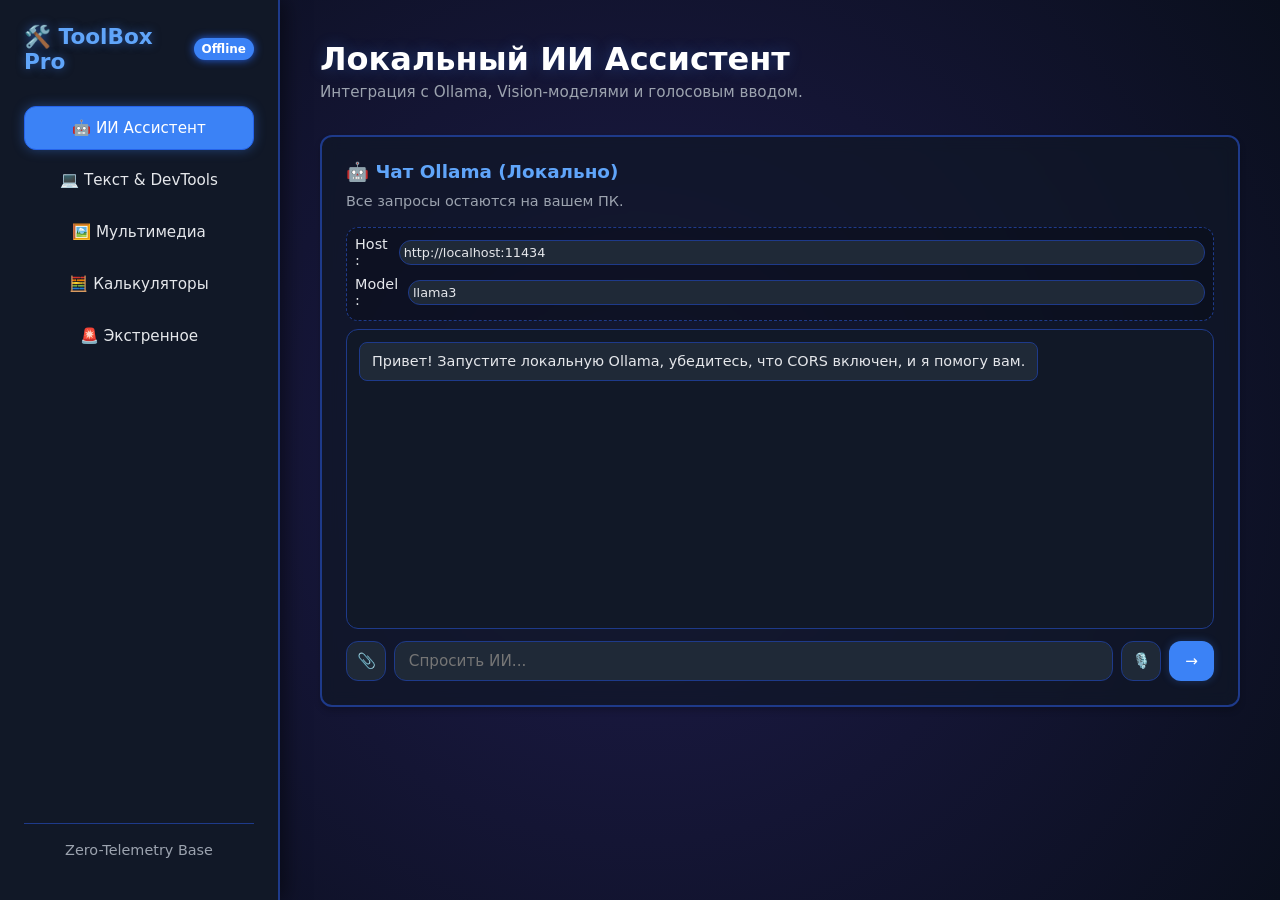
<file: index.html>
<!DOCTYPE html>
<html lang="ru">
<head>
  <meta charset="UTF-8">
  <meta name="viewport" content="width=device-width, initial-scale=1.0">
  <title>offlineToolBox Pro</title>
  <style>
    /* ==========================================================================
       1. СТИЛИ И ТЕМЫ (Фирменный синий ретро-футуристичный дизайн с защитой #root)
       ========================================================================== */
    :root {
      --bg-color: #0a0f1d;
      --sidebar-bg: #111827;
      --card-bg: rgba(17, 24, 39, 0.7);
      --text-color: #e5e7eb;
      --text-muted: #9ca3af;
      --accent-color: #3b82f6;
      --accent-glow: #2563eb;
      --border-color: #1e3a8a;
      --danger-color: #ef4444;
      --radius: 12px;
      --transition: all 0.2s ease-in-out;
      --font-main: system-ui, -apple-system, BlinkMacSystemFont, 'Segoe UI', Roboto, sans-serif;
    }

    *, *::before, *::after { box-sizing: border-box; margin: 0; padding: 0; }

    body {
      font-family: var(--font-main);
      background-color: var(--bg-color);
      background-image: radial-gradient(circle at 50% 50%, #1e1b4b 0%, #0a0f1d 100%);
      color: var(--text-color);
      display: flex;
      min-height: 100vh;
      -webkit-font-smoothing: antialiased;
    }

    /* Защита корневого контейнера React / SPA структуры */
    #root {
      display: flex;
      width: 100%;
      min-height: 100vh;
      background: transparent !important;
      border: none !important;
      box-shadow: none !important;
      padding: 0 !important;
      margin: 0 !important;
    }

    /* Сайдбар навигации */
    .sidebar {
      width: 280px;
      background-color: var(--sidebar-bg);
      border-right: 2px solid var(--border-color);
      display: flex;
      flex-direction: column;
      padding: 1.5rem;
      position: fixed;
      height: 100vh;
      z-index: 10;
      box-shadow: 4px 0 20px rgba(0, 0, 0, 0.5);
    }
    .sidebar-header { display: flex; align-items: center; gap: 0.5rem; margin-bottom: 2rem; }
    .sidebar-header h2 { font-size: 1.35rem; color: #60a5fa; text-shadow: 0 0 10px rgba(59, 130, 246, 0.5); }
    .badge { background: var(--accent-color); color: white; padding: 0.25rem 0.5rem; border-radius: 20px; font-size: 0.75rem; font-weight: bold; box-shadow: 0 0 8px var(--accent-glow); }
    .menu { display: flex; flex-direction: column; gap: 0.5rem; flex: 1; }
    .menu-btn {
      background: none; border: 1px solid transparent; text-align: left; padding: 0.75rem 1rem;
      font-size: 0.95rem; color: var(--text-color); cursor: pointer; border-radius: var(--radius);
      transition: var(--transition); font-weight: 500; display: flex; align-items: center; gap: 0.5rem;
    }
    .menu-btn:hover { background-color: rgba(59, 130, 246, 0.1); border-color: rgba(59, 130, 246, 0.3); color: #60a5fa; }
    .menu-btn.active { background-color: var(--accent-color); color: white; border-color: var(--accent-glow); box-shadow: 0 0 12px rgba(59, 130, 246, 0.4); }
    .sidebar-footer { font-size: 0.8rem; color: var(--text-muted); text-align: center; border-top: 1px solid var(--border-color); padding-top: 1rem; }

    /* Основной контент */
    .content { margin-left: 280px; padding: 2.5rem; flex: 1; max-width: 1200px; width: calc(100% - 280px); }
    .tab-content { display: none; }
    .tab-content.active { display: block; animation: fadeIn 0.3s ease-in-out; }

    @keyframes fadeIn { from { opacity: 0; transform: translateY(5px); } to { opacity: 1; transform: translateY(0); } }

    h1 { font-size: 2rem; font-weight: 600; margin-bottom: 0.25rem; color: #fff; text-shadow: 0 0 15px rgba(59, 130, 246, 0.3); }
    .subtitle { color: var(--text-muted); margin-bottom: 2rem; font-size: 0.95rem; }
    h3 { font-size: 1.15rem; font-weight: 600; margin-bottom: 0.5rem; color: #60a5fa; display: flex; align-items: center; gap: 0.4rem; }
    p { font-size: 0.9rem; color: var(--text-muted); margin-bottom: 1rem; line-height: 1.4; word-break: break-word; }

    /* Сетка и карточки с ПОЛНОЙ адаптивностью под содержимое */
    .tools-grid { 
      display: grid; 
      grid-template-columns: repeat(auto-fit, minmax(340px, 1fr)); 
      gap: 1.5rem; 
      align-items: stretch; /* Растягивает карточки в одном ряду до одинаковой высоты для красоты */
    }
    
    .tool-card {
      background-color: var(--card-bg); 
      border: 2px solid var(--border-color);
      border-radius: var(--radius); 
      padding: 1.5rem; 
      box-shadow: 0 4px 6px rgba(0, 0, 0, 0.2);
      backdrop-filter: blur(8px);
      transition: var(--transition);
      
      /* Адаптивная Flexbox структура внутренностей */
      display: flex; 
      flex-direction: column; 
      justify-content: flex-start;
      height: auto; 
      min-height: max-content; 
      word-break: break-word;
      overflow-wrap: break-word;
    }
    .tool-card:hover { border-color: #3b82f6; box-shadow: 0 0 15px rgba(59, 130, 246, 0.2); }

    /* Элементы форм */
    .form-group { 
      display: flex; 
      flex-direction: column; 
      gap: 0.75rem; 
      margin-top: auto; /* Смещает группы форм и важные кнопки вниз, если верхний текст короткий */
      width: 100%;
    }
    .input-group { display: flex; gap: 0.5rem; width: 100%; }
    .input-group input { flex: 1; min-width: 0; } /* Продлевает адаптивность при сильном сжатии окон */

    .btn-group-sm { display: flex; flex-wrap: wrap; gap: 0.35rem; margin-top: 0.25rem; }

    input[type="text"], input[type="url"], input[type="number"], input[type="date"], input[type="datetime-local"], textarea, select {
      font-family: inherit; font-size: 0.95rem; padding: 0.6rem 0.85rem;
      border-radius: var(--radius); border: 1px solid var(--border-color);
      background-color: #1f2937; color: var(--text-color); outline: none; transition: var(--transition);
      width: 100%;
    }
    textarea { 
      resize: vertical; 
      min-height: 100px; 
      flex-grow: 1; /* Позволяет текстовым зонам забирать свободное пространство */
    }
    input:focus, textarea:focus, select:focus { border-color: var(--accent-color); box-shadow: 0 0 0 3px rgba(59, 130, 246, 0.3); background-color: #111827; }

    label { font-size: 0.9rem; display: flex; align-items: center; gap: 0.5rem; cursor: pointer; margin-bottom: 0.25rem; color: var(--text-color); }
    button {
      font-family: inherit; font-size: 0.95rem; padding: 0.6rem 1rem;
      border-radius: var(--radius); border: none; background-color: #374151; color: var(--text-color);
      font-weight: 500; cursor: pointer; transition: var(--transition);
      white-space: nowrap; display: inline-flex; align-items: center; justify-content: center; gap: 0.25rem;
    }
    button:hover { background-color: #4b5563; opacity: 0.95; transform: translateY(-1px); }
    button:active { transform: translateY(0); }

    .btn-accent { background-color: var(--accent-color); color: #fff; box-shadow: 0 0 8px rgba(59, 130, 246, 0.3); }
    .btn-accent:hover { background-color: #2563eb; box-shadow: 0 0 12px rgba(59, 130, 246, 0.5); }
    .btn-danger { background-color: var(--danger-color); color: #fff; }
    .btn-danger:hover { background-color: #dc2626; }
    .btn-icon { padding: 0.6rem; background-color: #1f2937; border: 1px solid var(--border-color); color: var(--text-color); }
    .btn-sm { padding: 0.35rem 0.6rem; font-size: 0.8rem; background-color: #1f2937; border: 1px solid var(--border-color); color: var(--text-color); }
    .btn-sm:hover { border-color: var(--accent-color); }

    /* Специфичный вывод результатов */
    .calc-results {
      background-color: rgba(17, 24, 39, 0.9); border: 1px solid var(--border-color);
      border-radius: var(--radius); padding: 0.75rem; font-size: 0.85rem;
      display: flex; flex-direction: column; gap: 0.4rem; margin-top: 0.75rem;
      width: 100%; word-break: break-all;
    }
    .calc-results strong { color: #60a5fa; }

    /* Пароли */
    .password-list { list-style: none; margin-top: 1rem; max-height: 250px; overflow-y: auto; width: 100%; }
    .password-item { display: flex; justify-content: space-between; align-items: center; padding: 0.6rem; background-color: #1f2937; border: 1px solid var(--border-color); border-radius: var(--radius); margin-bottom: 0.5rem; gap: 0.5rem; }
    .password-item > div { min-width: 0; flex: 1; }
    .saved-strength { font-size: 0.75rem; font-weight: 600; margin-top: 0.15rem; display: block; }
    .strength-meter { font-size: 0.85rem; font-weight: 500; margin-top: 0.25rem; display: none; }

    /* Оллама чат */
    .chat-box {
      border: 1px solid var(--border-color); border-radius: var(--radius);
      height: 300px; overflow-y: auto; padding: 0.75rem;
      background-color: #111827; display: flex; flex-direction: column; gap: 0.5rem; margin-bottom: 0.75rem;
    }
    .msg { padding: 0.5rem 0.75rem; border-radius: 8px; max-width: 85%; font-size: 0.9rem; word-break: break-word; line-height: 1.4; }
    .msg.user { background: var(--accent-color); color: white; align-self: flex-end; box-shadow: 0 0 8px rgba(59, 130, 246, 0.3); }
    .msg.ai { background: #1f2937; border: 1px solid var(--border-color); color: var(--text-color); align-self: flex-start; }
    .ai-settings { font-size: 0.8rem; padding: 0.5rem; border: 1px dashed var(--border-color); border-radius: var(--radius); margin-bottom: 0.5rem; display: flex; flex-direction: column; gap: 0.25rem; background: rgba(0,0,0,0.2); }
    .file-preview { font-size: 0.8rem; color: #60a5fa; margin-bottom: 0.5rem; display: none; }

    #scraperResults { margin-top: 1rem; max-height: 200px; overflow-y: auto; font-size: 0.85rem; display: flex; flex-direction: column; gap: 0.3rem; width: 100%; }
    .img-scraped-link { color: #60a5fa; text-decoration: none; word-break: break-all; font-family: monospace; display: block; padding: 0.25rem; background: #1f2937; border-radius: 4px; }
    .hash-outputs { background: #111827; border: 1px solid var(--border-color); padding: 0.75rem; border-radius: var(--radius); font-size: 0.85rem; display: flex; flex-direction: column; gap: 0.5rem; margin-top: 0.5rem; word-break: break-all; width: 100%; }
    .hash-outputs code { font-family: monospace; color: #34d399; word-break: break-all; }

    /* Локальный цифровой компас */
    .compass-container { display: flex; flex-direction: column; align-items: center; justify-content: center; margin: 1rem 0; position: relative; width: 100%; }
    .compass-ring { width: 120px; height: 120px; border-radius: 50%; border: 3px solid #60a5fa; position: relative; transition: transform 0.1s linear; background: #111827; box-shadow: 0 0 15px rgba(59, 130, 246, 0.3); }
    .compass-arrow { width: 4px; height: 50px; background: var(--danger-color); position: absolute; top: 10px; left: 58px; transform-origin: bottom center; box-shadow: 0 0 8px var(--danger-color); }
    .compass-label { position: absolute; font-size: 0.75rem; font-weight: bold; }
    .label-n { top: 4px; left: 55px; color: var(--danger-color); }
    .label-s { bottom: 4px; left: 56px; color: var(--text-color); }
    .label-e { right: 6px; top: 51px; color: var(--text-color); }
    .label-w { left: 6px; top: 51px; color: var(--text-color); }

    /* SOS режим */
    body.sos-active { background: #000 !important; }
    body.sos-active .sidebar, body.sos-active .content { display: none !important; }
    #sosOverlay { display: none; position: fixed; top:0; left:0; width:100vw; height:100vh; z-index:9999; background:#000; justify-content:center; align-items:center; flex-direction:column; }
    #sosOverlay.active { display: flex; }
    #sosOverlay h2 { color: #fff; font-size: 3rem; margin-bottom: 2rem; font-weight: 900; letter-spacing: 5px; }

    hr { border: none; border-top: 1px solid var(--border-color); margin: 1rem 0; width: 100%; }
  </style>
</head>
<body>

  <div id="root">
    <aside class="sidebar">
      <div class="sidebar-header">
        <h2>🛠️ ToolBox Pro</h2>
        <span class="badge">Offline</span>
      </div>
      <nav class="menu">
        <button class="menu-btn active" data-target="assistant-tab">🤖 ИИ Ассистент</button>
        <button class="menu-btn" data-target="devtools-tab">💻 Текст & DevTools</button>
        <button class="menu-btn" data-target="media-tab">🖼️ Мультимедиа</button>
        <button class="menu-btn" data-target="calc-tab">🧮 Калькуляторы</button>
        <button class="menu-btn" data-target="survival-tab">🚨 Экстренное</button>
      </nav>
      <div class="sidebar-footer">
        <p>Zero-Telemetry Base</p>
      </div>
    </aside>

    <main class="content">

      <section id="assistant-tab" class="tab-content active">
        <h1>Локальный ИИ Ассистент</h1>
        <p class="subtitle">Интеграция с Ollama, Vision-моделями и голосовым вводом.</p>
        <div class="tools-grid">
          <div class="tool-card" style="grid-column: span 2;">
            <h3>🤖 Чат Ollama (Локально)</h3>
            <p>Все запросы остаются на вашем ПК.</p>
            <div class="ai-settings">
              <label>Host: <input type="url" id="aiHost" value="http://localhost:11434" style="padding:0.25rem; font-size:0.8rem;"></label>
              <label>Model: <input type="text" id="aiModel" value="llama3" style="padding:0.25rem; font-size:0.8rem;"></label>
            </div>
            <div class="chat-box" id="chatBox">
              <div class="msg ai">Привет! Запустите локальную Ollama, убедитесь, что CORS включен, и я помогу вам.</div>
            </div>
            <div class="file-preview" id="filePreview">📎 Изображение прикреплено</div>
            <div class="input-group">
              <input type="file" id="aiFile" accept="image/*" style="display:none;" onchange="handleFileSelect()">
              <button class="btn-icon" onclick="document.getElementById('aiFile').click()" title="Vision">📎</button>
              <input type="text" id="chatInput" placeholder="Спросить ИИ..." onkeydown="if(event.key==='Enter') sendToAI()">
              <button class="btn-icon" id="micBtn" onclick="toggleVoice()" title="Голос">🎙️</button>
              <button class="btn-accent" onclick="sendToAI()">→</button>
            </div>
          </div>
        </div>
      </section>

      <section id="devtools-tab" class="tab-content">
        <h1>Работа с кодом, текстом и паролями</h1>
        <p class="subtitle">Инструменты шифрования, валидации и генерации данных.</p>
        <div class="tools-grid">
          <div class="tool-card">
            <h3>🔐 Генератор паролей</h3>
            <div class="input-group" style="margin-bottom: 0.5rem;">
              <input type="text" id="resultPass" readonly placeholder="Нажмите 'Генерировать'">
              <button onclick="copyText('resultPass')">Копировать</button>
            </div>
            <div id="genStrength" class="strength-meter"></div>
            <div class="form-group">
              <label>Длина: <span id="lenVal">12</span>
                <input type="range" id="passLength" min="6" max="30" value="12" oninput="document.getElementById('lenVal').innerText=this.value">
              </label>
              <label><input type="checkbox" id="passNum" checked> Цифры</label>
              <label><input type="checkbox" id="passSym" checked> Спецсимволы</label>
              <input type="text" id="customSym" placeholder="Дописать свои символы (например: №%@)">
              <button class="btn-accent" onclick="generatePassword()">Генерировать</button>
            </div>
            <div class="form-group" id="saveSection" style="display: none; border-top: 1px solid var(--border-color); padding-top: 0.5rem;">
              <div class="input-group">
                <input type="text" id="passTitle" placeholder="Ярлык (например, GitHub)">
                <button onclick="savePasswordFromGenerator()">В менеджер</button>
              </div>
            </div>
          </div>

          <div class="tool-card">
            <h3>🗄️ Менеджер паролей</h3>
            <p>Локальная база паролей в вашем браузере (LocalStorage).</p>
            <div class="form-group" style="background: rgba(0,0,0,0.2); padding: 0.75rem; border-radius: var(--radius); border: 1px dashed var(--border-color); margin-bottom: 0.5rem;">
              <input type="text" id="manualTitle" placeholder="Сайт/сервис" style="margin-bottom: 0.25rem; width:100%;">
              <input type="text" id="manualPass" placeholder="Пароль вручную" style="width:100%;" oninput="checkPasswordStrength(this.value, 'manualStrength')">
              <div id="manualStrength" class="strength-meter" style="margin-bottom: 0.5rem;"></div>
              <button class="btn-accent" style="padding: 0.4rem 1rem; font-size: 0.85rem;" onclick="savePasswordManual()">Добавить вручную</button>
            </div>
            <ul class="password-list" id="passList"></ul>
            <div class="btn-group-sm" style="margin-top:auto; justify-content:space-between; display:flex; width: 100%;">
              <button class="btn-sm" onclick="exportPasswords()">📥 Экспорт (JSON)</button>
              <button class="btn-sm" onclick="document.getElementById('importFile').click()">📤 Импорт</button>
              <input type="file" id="importFile" accept=".json" style="display:none;" onchange="importPasswords(this)">
            </div>
          </div>

          <div class="tool-card">
            <h3>🔤 Base64 / URL Трансформер</h3>
            <textarea id="codecInput" placeholder="Введите исходный текст..."></textarea>
            <div class="btn-group-sm" style="margin: 0.5rem 0;">
              <button class="btn-sm btn-accent" onclick="transformText('b64enc')">Base64 Enc</button>
              <button class="btn-sm btn-accent" onclick="transformText('b64dec')">Base64 Dec</button>
              <button class="btn-sm" onclick="transformText('urlenc')">URL Enc</button>
              <button class="btn-sm" onclick="transformText('urldec')">URL Dec</button>
            </div>
            <textarea id="codecOutput" readonly placeholder="Результат трансформации..."></textarea>
            <div class="input-group" style="margin-top:0.5rem;">
              <button class="btn-sm" onclick="copyText('codecOutput')">Копировать</button>
              <button class="btn-sm btn-danger" onclick="clearField('codecInput'); clearField('codecOutput');">🗑️</button>
            </div>
          </div>

          <div class="tool-card">
            <h3>💻 Форматтер JSON</h3>
            <p>Форматирование и валидация сырых JSON структур.</p>
            <textarea id="jsonInput" placeholder="Вставьте сырой JSON..."></textarea>
            <div class="input-group" style="margin-top: 0.5rem;">
              <button class="btn-accent" onclick="formatJSON()">Форматировать</button>
              <button class="btn-icon" onclick="copyText('jsonInput')">📋</button>
              <button class="btn-icon" onclick="clearField('jsonInput')">🗑️</button>
            </div>
          </div>

          <div class="tool-card">
            <h3>🔐 Крипто-хэши (Web Crypto API)</h3>
            <input type="text" id="hashInput" placeholder="Введите текст для расчета..." oninput="calculateHashes(this.value)">
            <div class="hash-outputs">
              <div><strong>SHA-256:</strong> <code id="sha256Out">-</code></div>
              <div><strong>SHA-512:</strong> <code id="sha512Out">-</code></div>
            </div>
          </div>

          <div class="tool-card">
            <h3>🆔 Генератор UUID v4</h3>
            <div class="input-group" style="margin-top:auto;">
              <input type="text" id="uuidOut" readonly placeholder="Кликните генерировать">
              <button class="btn-accent" onclick="generateUUIDv4()">Создать</button>
            </div>
          </div>

          <div class="tool-card">
            <h3>📝 Анализатор текста</h3>
            <textarea id="textAnalyzer" placeholder="Вставьте текст..." oninput="analyzeText(this.value)"></textarea>
            <div style="display:grid; grid-template-columns: 1fr 1fr; gap:0.5rem; margin-top:0.5rem; font-size:0.85rem; color:var(--text-muted);">
              <div>Символов: <strong id="charCount" style="color:var(--text-color)">0</strong></div>
              <div>Слов: <strong id="wordCount" style="color:var(--text-color)">0</strong></div>
            </div>
            <div class="input-group" style="margin-top:0.5rem;">
              <button class="btn-icon" onclick="clearField('textAnalyzer'); analyzeText('');">🗑️</button>
            </div>
          </div>
        </div>
      </section>

      <section id="media-tab" class="tab-content">
        <h1>Мультимедиа, парсинг и загрузки</h1>
        <p class="subtitle">Работа с медиа-контентом без отправки файлов на внешние сервера.</p>
        <div class="tools-grid">
          <div class="tool-card">
            <h3>🖼️ Конвертер в WebP</h3>
            <p>Сжатие PNG/JPG локально через Canvas API.</p>
            <input type="file" id="imageInput" accept="image/*" onchange="convertToWebP(this)" style="margin-top: auto;">
            <div id="downloadArea" style="margin-top:1rem; display:none; width: 100%;">
              <button class="btn-accent" id="webpDownloadBtn" style="width: 100%;">Скачать .webp</button>
            </div>
          </div>

          <div class="tool-card">
            <h3>🕷️ Парсер картинок из HTML</h3>
            <textarea id="htmlInput" placeholder="Вставьте HTML-код страницы..." oninput="scrapeImages(this.value)"></textarea>
            <div id="scraperResults"></div>
          </div>

          <div class="tool-card">
            <h3>📥 Умный Downloader</h3>
            <p>Прямое скачивание файлов в обход встроенных просмотрщиков браузера.</p>
            <div class="input-group" style="margin-top: auto;">
              <input type="url" id="downloadUrl" placeholder="https://example.com/file.pdf">
              <button class="btn-accent" onclick="smartDownload()">Скачать</button>
            </div>
          </div>

          <div class="tool-card">
            <h3>🔊 Генератор звуковых частот</h3>
            <p>Проверка аудиоаппаратуры и наушников (Web Audio API).</p>
            <div style="margin-top: auto; width: 100%;">
              <label>Частота: <span id="hzVal">440</span> Гц</label>
              <input type="range" id="freqRange" min="20" max="15000" value="440" oninput="updateFrequency(this.value)">
              <div class="input-group" style="margin-top:0.5rem;">
                <button class="btn-accent" style="flex:1;" onclick="playTone()">Старт</button>
                <button style="flex:1;" onclick="stopTone()">Стоп</button>
              </div>
            </div>
          </div>
        </div>
      </section>

      <section id="calc-tab" class="tab-content">
        <h1>Инженерные и временные калькуляторы</h1>
        <p class="subtitle">Полезные математические, системные и финансовые вычисления в оффлайне.</p>
        <div class="tools-grid">
          <div class="tool-card">
            <h3>⏰ UNIX-Timestamp Конвертер</h3>
            
            <label style="margin-top: 0.5rem;">Из штампа в дату:</label>
            <div class="input-group">
              <input type="text" id="unixInput" placeholder="Например: 1718964000">
              <button class="btn-accent" onclick="convertUnixToDate()">В дату</button>
            </div>
            <p style="margin: 0.5rem 0;">Результат: <strong id="unixResult">-</strong></p>

            <hr>

            <label>Из календаря в Unix-Timestamp:</label>
            <div class="input-group">
              <input type="datetime-local" id="pickerInput">
              <button class="btn-accent" onclick="convertPickerToUnix()">В штамп</button>
            </div>
            <div class="calc-results" id="pickerResultArea" style="display:none;">
              <div style="display:flex; justify-content:space-between; align-items:center; gap: 0.5rem;">
                <span style="min-width:0; flex:1;">Секунды: <strong id="timestampSec">-</strong></span>
                <button class="btn-sm" onclick="navigator.clipboard.writeText(document.getElementById('timestampSec').innerText); alert('Скопировано!');">📋</button>
              </div>
              <div style="display:flex; justify-content:space-between; align-items:center; gap: 0.5rem;">
                <span style="min-width:0; flex:1;">Миллисекунды: <strong id="timestampMs">-</strong></span>
                <button class="btn-sm" onclick="navigator.clipboard.writeText(document.getElementById('timestampMs').innerText); alert('Скопировано!');">📋</button>
              </div>
            </div>
          </div>

          <div class="tool-card">
            <h3>📅 Калькулятор дат и интервалов</h3>
            <p>Расчет разницы между выбранными моментами времени.</p>
            <div class="form-group">
              <label>Начальная дата и время:
                <input type="datetime-local" id="dateStart" onchange="calculateDateDiff()">
              </label>
              <div class="btn-group-sm">
                <button class="btn-sm" onclick="setDatePreset('dateStart', 0)">Сегодня</button>
                <button class="btn-sm" onclick="setDatePreset('dateStart', 1)">Завтра</button>
              </div>

              <label style="margin-top:0.5rem;">Конечная дата и время:
                <input type="datetime-local" id="dateEnd" onchange="calculateDateDiff()">
              </label>
              <div class="btn-group-sm">
                <button class="btn-sm" onclick="setDatePreset('dateEnd', 0)">Сегодня</button>
                <button class="btn-sm" onclick="setDatePreset('dateEnd', 1)">Завтра</button>
                <button class="btn-sm" onclick="setDatePreset('dateEnd', 7)">+7 Дней</button>
              </div>
            </div>
            
            <div class="calc-results" style="margin-top:1rem;">
              <div>Всего дней: <strong id="resDays">-</strong></div>
              <div>Всего часов: <strong id="resHours">-</strong></div>
              <div>Интервал: <strong id="resHuman" style="color:var(--accent-color)">-</strong></div>
            </div>
          </div>

          <div class="tool-card">
            <h3>🌐 IP/CIDR калькулятор подсетей</h3>
            <div class="form-group">
              <input type="text" id="cidrIp" value="192.168.1.15" placeholder="IP адрес">
              <select id="cidrMask">
                <option value="24" selected>/24 (255.255.255.0)</option>
                <option value="16">/16 (255.255.0.0)</option>
                <option value="8">/8 (255.0.0.0)</option>
                <option value="30">/30 (255.255.255.252)</option>
                <option value="23">/23 (255.255.254.0)</option>
              </select>
              <button class="btn-accent" onclick="calculateSubnet()">Рассчитать</button>
            </div>
            <div class="calc-results" id="cidrOut" style="margin-top: 0.75rem;">
              <div>Сеть: <strong>-</strong></div>
              <div>Маска: <strong>-</strong></div>
              <div>Диапазон хостов: <strong>-</strong></div>
              <div>Broadcast: <strong>-</strong></div>
            </div>
          </div>

          <div class="tool-card">
            <h3>💾 Конвертер величин памяти</h3>
            <div class="form-group">
              <input type="number" id="dataSizeInput" value="1" placeholder="Значение" oninput="convertDataSize()">
              <select id="dataUnitInput" onchange="convertDataSize()">
                <option value="GB" selected>Гигабайты (GB / ГБ)</option>
                <option value="MB">Мегабайты (MB / МБ)</option>
                <option value="KB">Килобайты (KB / КБ)</option>
              </select>
            </div>
            <div class="calc-results" id="dataSizeOut" style="margin-top: 0.75rem;">
              <div>В байтах: <strong>-</strong></div>
              <div>В Мегабайтах (MB): <strong>-</strong></div>
              <div>В Мебибайтах (MiB): <strong>-</strong></div>
              <div>В Гибибайтах (GiB): <strong>-</strong></div>
            </div>
          </div>

          <div class="tool-card">
            <h3>💳 Кредитный калькулятор</h3>
            <div class="form-group">
              <input type="number" id="creditAmount" value="500000" placeholder="Сумма кредита">
              <input type="number" id="creditTerm" value="12" placeholder="Срок (в месяцах)">
              <input type="number" id="creditRate" value="12" placeholder="Ставка (%)">
              <button class="btn-accent" onclick="calculateCredit()">Рассчитать</button>
            </div>
            <div class="calc-results" id="creditOut" style="margin-top: 0.75rem;">
              <div>Ежемесячный платеж: <strong>-</strong></div>
              <div>Общая выплата: <strong>-</strong></div>
              <div>Переплата: <strong>-</strong></div>
            </div>
          </div>
        </div>
      </section>

      <section id="survival-tab" class="tab-content">
        <h1>Экстренные утилиты</h1>
        <p class="subtitle">Автономные функции для непредвиденных ситуаций и подачи сигналов.</p>
        <div class="tools-grid">
          <div class="tool-card">
            <h3>🧭 Оффлайн Гео-Компас</h3>
            <p>Работает на смартфонах через аппаратный гироскоп/датчик ориентации.</p>
            <div class="compass-container">
              <div class="compass-ring" id="compassRing">
                <span class="compass-label label-n">N</span>
                <span class="compass-label label-s">S</span>
                <span class="compass-label label-e">E</span>
                <span class="compass-label label-w">W</span>
                <div class="compass-arrow"></div>
              </div>
            </div>
            <button class="btn-accent" onclick="initCompass()" style="font-size:0.85rem; padding:0.4rem; width:100%; margin-top: auto;">Запустить компас</button>
            <div class="calc-results" style="margin-top:0.5rem; text-align:center;">
              Направление: <strong id="compassHeading">-°</strong>
            </div>
          </div>

          <div class="tool-card">
            <h3>🚨 Экстренный SOS экран</h3>
            <p>Мерцание дисплея на максимальной яркости для привлечения внимания или подачи сигналов (Азбука Морзе).</p>
            <button class="btn-danger" id="sosBtn" onclick="toggleSOS()" style="width:100%; padding:1rem; font-weight:bold; margin-top: auto;">Включить SOS режим</button>
          </div>
        </div>
      </section>

    </main>
  </div>

  <div id="sosOverlay" onclick="toggleSOS()">
    <h2>СИГНАЛ SOS</h2>
    <p style="color:#aaa;">Нажмите в любое место экрана, чтобы выйти</p>
  </div>

  <script>
    document.addEventListener("DOMContentLoaded", () => {
      const now = new Date();
      now.setMinutes(now.getMinutes() - now.getTimezoneOffset());
      const currentDateTimeStr = now.toISOString().slice(0, 16);
      
      document.getElementById('pickerInput').value = currentDateTimeStr;
      document.getElementById('dateStart').value = currentDateTimeStr;
      
      const tomorrow = new Date();
      tomorrow.setDate(tomorrow.getDate() + 1);
      tomorrow.setMinutes(tomorrow.getMinutes() - tomorrow.getTimezoneOffset());
      document.getElementById('dateEnd').value = tomorrow.toISOString().slice(0, 16);

      calculateDateDiff();
      convertDataSize();
      renderPasswords();
    });

    document.querySelectorAll('.menu-btn').forEach(btn => {
      btn.addEventListener('click', () => {
        document.querySelectorAll('.menu-btn').forEach(b => b.classList.remove('active'));
        document.querySelectorAll('.tab-content').forEach(c => c.classList.remove('active'));
        btn.classList.add('active');
        document.getElementById(btn.getAttribute('data-target')).classList.add('active');
      });
    });

    function clearField(id) { document.getElementById(id).value = ''; }
    function copyText(id) {
      const el = document.getElementById(id);
      if (!el.value) return alert("Поле пустое!");
      navigator.clipboard.writeText(el.value);
      alert("Скопировано в буфер обмена!");
    }

    function transformText(action) {
      const input = document.getElementById('codecInput').value;
      const out = document.getElementById('codecOutput');
      if(!input) return alert("Введите текст для обработки.");
      try {
        if (action === 'b64enc') out.value = btoa(unescape(encodeURIComponent(input)));
        if (action === 'b64dec') out.value = decodeURIComponent(escape(atob(input)));
        if (action === 'urlenc') out.value = encodeURIComponent(input);
        if (action === 'urldec') out.value = decodeURIComponent(input);
      } catch (e) {
        alert("Ошибка трансформации! Проверьте валидность входящих данных.");
      }
    }

    function formatJSON() {
      const input = document.getElementById('jsonInput').value;
      try {
        if(!input.trim()) return;
        const parsed = JSON.parse(input);
        document.getElementById('jsonInput').value = JSON.stringify(parsed, null, 2);
      } catch(e) {
        alert("Невалидный JSON: " + e.message);
      }
    }

    function generateUUIDv4() {
      const uuid = 'xxxxxxxx-xxxx-4xxx-yxxx-xxxxxxxxxxxx'.replace(/[xy]/g, function(c) {
        var r = Math.random() * 16 | 0, v = c == 'x' ? r : (r & 0x3 | 0x8);
        return v.toString(16);
      });
      document.getElementById('uuidOut').value = uuid;
    }

    async function calculateHashes(text) {
      const sha256Box = document.getElementById('sha256Out');
      const sha512Box = document.getElementById('sha512Out');
      if (!text) {
        sha256Box.innerText = '-';
        sha512Box.innerText = '-';
        return;
      }
      const msgBuffer = new TextEncoder().encode(text);
      
      const hashBuffer256 = await crypto.subtle.digest('SHA-256', msgBuffer);
      sha256Box.innerText = Array.from(new Uint8Array(hashBuffer256)).map(b => b.toString(16).padStart(2, '0')).join('');
      
      const hashBuffer512 = await crypto.subtle.digest('SHA-512', msgBuffer);
      sha512Box.innerText = Array.from(new Uint8Array(hashBuffer512)).map(b => b.toString(16).padStart(2, '0')).join('');
    }

    function analyzeText(val) {
      document.getElementById('charCount').innerText = val.length;
      const words = val.trim().split(/\s+/).filter(w => w.length > 0);
      document.getElementById('wordCount').innerText = words.length;
    }

    let passwords = JSON.parse(localStorage.getItem('pro_multitool_pass')) || [];

    function calculateStrength(password) {
      if (!password) return { text: '', color: 'transparent' };
      let score = 0;
      if (password.length >= 8) score++;
      if (password.length >= 14) score++;
      if (/[0-9]/.test(password)) score++;
      if (/[A-Z]/.test(password)) score++;
      if (/[^A-Za-z0-9]/.test(password)) score++;
      if (score <= 2) return { text: 'Слабый', color: '#ef4444' };
      if (score <= 4) return { text: 'Средний', color: '#f59e0b' };
      return { text: 'Надежный', color: '#10b981' };
    }

    function checkPasswordStrength(password, elementId) {
      const meter = document.getElementById(elementId);
      if (!password) { meter.style.display = 'none'; return; }
      const strength = calculateStrength(password);
      meter.style.display = 'block';
      meter.innerText = `🛡️ Сложность: ${strength.text}`;
      meter.style.color = strength.color;
    }

    function generatePassword() {
      const length = document.getElementById('passLength').value;
      let charset = "abcdefghijklmnopqrstuvwxyzABCDEFGHIJKLMNOPQRSTUVWXYZ";
      if (document.getElementById('passNum').checked) charset += "0123456789";
      if (document.getElementById('passSym').checked) charset += "!@#$%^&*()_+~}{[]:;?><,./-=";
      const customSymbols = document.getElementById('customSym').value;
      if (customSymbols) charset += customSymbols;
      
      let password = "";
      for (let i = 0; i < length; i++) password += charset.charAt(Math.floor(Math.random() * charset.length));
      document.getElementById('resultPass').value = password;
      checkPasswordStrength(password, 'genStrength');
      document.getElementById('saveSection').style.display = 'flex';
    }

    function renderPasswords() {
      const list = document.getElementById('passList');
      list.innerHTML = passwords.length === 0 ? '<p style="font-size:0.85rem; padding: 0.5rem 0;">Хранилище пусто</p>' : '';
      passwords.forEach((p, idx) => {
        const strength = calculateStrength(p.val);
        const li = document.createElement('li');
        li.className = 'password-item';
        li.innerHTML = `<div><strong style="font-size:0.85rem;display:block;color:#60a5fa;overflow:hidden;text-overflow:ellipsis;">${p.name}</strong><code style="font-size:0.8rem;color:var(--text-muted); word-break:break-all;">${p.val}</code><span class="saved-strength" style="color: ${strength.color};">• ${strength.text}</span></div>
                        <button class="btn-danger btn-sm" onclick="deletePassword(${idx})">🗑️</button>`;
        list.appendChild(li);
      });
    }

    function savePasswordFromGenerator() {
      const nameField = document.getElementById('passTitle');
      const val = document.getElementById('resultPass').value;
      const name = nameField.value.trim();
      if (!name || !val) return alert("Заполните ярлык!");
      passwords.push({ name, val });
      localStorage.setItem('pro_multitool_pass', JSON.stringify(passwords));
      nameField.value = '';
      renderPasswords();
    }

    function savePasswordManual() {
      const nameField = document.getElementById('manualTitle');
      const valField = document.getElementById('manualPass');
      const name = nameField.value.trim();
      const val = valField.value.trim();
      if (!name || !val) return alert("Заполните имя и пароль!");
      passwords.push({ name, val });
      localStorage.setItem('pro_multitool_pass', JSON.stringify(passwords));
      nameField.value = ''; valField.value = '';
      document.getElementById('manualStrength').style.display = 'none';
      renderPasswords();
    }

    function deletePassword(idx) {
      if(!confirm("Удалить этот пароль?")) return;
      passwords.splice(idx, 1);
      localStorage.setItem('pro_multitool_pass', JSON.stringify(passwords));
      renderPasswords();
    }

    function exportPasswords() {
      if(passwords.length === 0) return alert("Нечего экспортировать.");
      const dataStr = "data:text/json;charset=utf-8," + encodeURIComponent(JSON.stringify(passwords, null, 2));
      const dlAnchor = document.createElement('a');
      dlAnchor.setAttribute("href", dataStr);
      dlAnchor.setAttribute("download", `toolbox_passwords_backup.json`);
      document.body.appendChild(dlAnchor);
      dlAnchor.click();
      dlAnchor.remove();
    }

    function importPasswords(input) {
      const file = input.files[0];
      if (!file) return;
      const reader = new FileReader();
      reader.onload = function(e) {
        try {
          const imported = JSON.parse(e.target.result);
          if(Array.isArray(imported)) {
            passwords = passwords.concat(imported);
            localStorage.setItem('pro_multitool_pass', JSON.stringify(passwords));
            renderPasswords();
            alert("Пароли успешно импортированы!");
          } else { alert("Неверный формат резервной копии."); }
        } catch(err) { alert("Ошибка при чтении файла JSON."); }
      };
      reader.readAsText(file);
    }

    let attachedImageBase64 = "";

    function handleFileSelect() {
      const file = document.getElementById('aiFile').files[0];
      if(file) {
        const reader = new FileReader();
        reader.onload = function(e) {
          attachedImageBase64 = e.target.result.split(',')[1];
          document.getElementById('filePreview').style.display = "block";
        }
        reader.readAsDataURL(file);
      }
    }

    async function sendToAI() {
      const host = document.getElementById('aiHost').value.trim();
      const model = document.getElementById('aiModel').value.trim();
      const inputEl = document.getElementById('chatInput');
      const text = inputEl.value.trim();
      if(!text) return;

      const chatBox = document.getElementById('chatBox');
      chatBox.innerHTML += `<div class="msg user">${text}</div>`;
      inputEl.value = "";
      chatBox.scrollTop = chatBox.scrollHeight;

      const aiMsgDiv = document.createElement('div');
      aiMsgDiv.className = "msg ai";
      aiMsgDiv.innerText = "Думает...";
      chatBox.appendChild(aiMsgDiv);

      const payload = {
        model: model,
        prompt: text,
        stream: false
      };

      if(attachedImageBase64) {
        payload.images = [attachedImageBase64];
        attachedImageBase64 = "";
        document.getElementById('filePreview').style.display = "none";
        document.getElementById('aiFile').value = "";
      }

      try {
        const res = await fetch(`${host}/api/generate`, {
          method: 'POST',
          headers: {'Content-Type': 'application/json'},
          body: JSON.stringify(payload)
        });
        if(!res.ok) throw new Error("Код ответа сервера: " + res.status);
        const data = await res.json();
        aiMsgDiv.innerText = data.response;
      } catch(e) {
        aiMsgDiv.innerText = `Ошибка подключения к Ollama: ${e.message}. Убедитесь, что Ollama запущена локально и настроены CORS заголовки (OLLAMA_ORIGINS="*").`;
      }
      chatBox.scrollTop = chatBox.scrollHeight;
    }

    let recognition;
    let isListening = false;
    function toggleVoice() {
      const SpeechRecognition = window.SpeechRecognition || window.webkitSpeechRecognition;
      if(!SpeechRecognition) return alert("Ваш браузер не поддерживает Speech Recognition API локально.");
      
      if(!recognition) {
        recognition = new SpeechRecognition();
        recognition.lang = 'ru-RU';
        recognition.continuous = false;
        recognition.interimResults = false;

        recognition.onstart = () => {
          isListening = true;
          document.getElementById('micBtn').style.backgroundColor = "var(--danger-color)";
        };
        recognition.onend = () => {
          isListening = false;
          document.getElementById('micBtn').style.backgroundColor = "";
        };
        recognition.onresult = (event) => {
          const resultText = event.results[0][0].transcript;
          document.getElementById('chatInput').value += resultText;
        };
        recognition.onerror = (e) => alert("Ошибка записи: " + e.error);
      }

      if(isListening) { recognition.stop(); } else { recognition.start(); }
    }

    function convertToWebP(input) {
      const file = input.files[0];
      if(!file) return;
      const reader = new FileReader();
      reader.onload = function(event) {
        const img = new Image();
        img.onload = function() {
          const canvas = document.createElement('canvas');
          canvas.width = img.width;
          canvas.height = img.height;
          const ctx = canvas.getContext('2d');
          ctx.drawImage(img, 0, 0);
          
          canvas.toBlob(function(blob) {
            const url = URL.createObjectURL(blob);
            const dlBtn = document.getElementById('webpDownloadBtn');
            dlBtn.onclick = () => {
              const a = document.createElement('a');
              a.href = url;
              a.download = file.name.replace(/\.[^/.]+$/, "") + ".webp";
              a.click();
            };
            document.getElementById('downloadArea').style.display = "block";
          }, 'image/webp', 0.85);
        };
        img.src = event.target.result;
      };
      reader.readAsDataURL(file);
    }

    function scrapeImages(htmlCode) {
      const container = document.getElementById('scraperResults');
      container.innerHTML = "";
      if(!htmlCode) return;
      
      const parser = new DOMParser();
      const doc = parser.parseFromString(htmlCode, 'text/html');
      const images = doc.querySelectorAll('img');
      
      if(images.length === 0) {
        container.innerText = "Изображений в HTML-коде не найдено.";
        return;
      }
      
      images.forEach(img => {
        const src = img.getAttribute('src');
        if(src) {
          const link = document.createElement('a');
          link.className = 'img-scraped-link';
          link.href = src;
          link.target = "_blank";
          link.innerText = src;
          container.appendChild(link);
        }
      });
    }

    function smartDownload() {
      const url = document.getElementById('downloadUrl').value.trim();
      if(!url) return alert("Введите URL файла.");
      fetch(url)
        .then(res => {
          if(!res.ok) throw new Error("Сеть ответила ошибкой.");
          return res.blob();
        })
        .then(blob => {
          const localUrl = URL.createObjectURL(blob);
          const a = document.createElement('a');
          a.href = localUrl;
          a.download = url.split('/').pop() || 'downloaded_file';
          document.body.appendChild(a);
          a.click();
          a.remove();
        })
        .catch(e => alert("Ошибка скачивания: " + e.message + ". Обратите внимание, что удаленный сервер должен разрешать CORS запросы."));
    }

    let audioCtx;
    let oscillator;
    function playTone() {
      if(!audioCtx) {
        audioCtx = new (window.AudioContext || window.webkitAudioContext)();
      }
      if(oscillator) return;
      
      oscillator = audioCtx.createOscillator();
      oscillator.type = 'sine';
      oscillator.frequency.setValueAtTime(document.getElementById('freqRange').value, audioCtx.currentTime);
      oscillator.connect(audioCtx.destination);
      oscillator.start();
    }
    function stopTone() {
      if(oscillator) {
        oscillator.stop();
        oscillator.disconnect();
        oscillator = null;
      }
    }
    function updateFrequency(val) {
      document.getElementById('hzVal').innerText = val;
      if(oscillator) {
        oscillator.frequency.setValueAtTime(val, audioCtx.currentTime);
      }
    }

    function convertUnixToDate() {
      const val = document.getElementById('unixInput').value.trim();
      if(!val) return;
      const isMs = val.length > 11;
      const date = new Date(parseInt(val) * (isMs ? 1 : 1000));
      document.getElementById('unixResult').innerText = date.toLocaleString('ru-RU');
    }

    function convertPickerToUnix() {
      const pickerVal = document.getElementById('pickerInput').value;
      if(!pickerVal) return;
      const date = new Date(pickerVal);
      const sec = Math.floor(date.getTime() / 1000);
      const ms = date.getTime();
      document.getElementById('timestampSec').innerText = sec;
      document.getElementById('timestampMs').innerText = ms;
      document.getElementById('pickerResultArea').style.display = "block";
    }

    function setDatePreset(targetId, offsetDays) {
      const baseDate = new Date();
      baseDate.setDate(baseDate.getDate() + offsetDays);
      baseDate.setMinutes(baseDate.getMinutes() - baseDate.getTimezoneOffset());
      document.getElementById(targetId).value = baseDate.toISOString().slice(0, 16);
      calculateDateDiff();
    }

    function calculateDateDiff() {
      const startVal = document.getElementById('dateStart').value;
      const endVal = document.getElementById('dateEnd').value;
      if(!startVal || !endVal) return;

      const start = new Date(startVal);
      const end = new Date(endVal);
      const diffMs = end - start;

      if(diffMs < 0) {
        document.getElementById('resHuman').innerText = "Конечная дата меньше начальной";
        return;
      }

      const totalHours = Math.floor(diffMs / (1000 * 60 * 60));
      const totalDays = Math.floor(diffMs / (1000 * 60 * 60 * 24));

      const days = Math.floor(diffMs / (1000 * 60 * 60 * 24));
      const hours = Math.floor((diffMs % (1000 * 60 * 60 * 24)) / (1000 * 60 * 60));
      const minutes = Math.floor((diffMs % (1000 * 60 * 60)) / (1000 * 60));

      document.getElementById('resDays').innerText = totalDays;
      document.getElementById('resHours').innerText = totalHours;
      document.getElementById('resHuman').innerText = `${days}д. ${hours}ч. ${minutes}мин.`;
    }

    function calculateSubnet() {
      const ip = document.getElementById('cidrIp').value.trim();
      const maskBits = parseInt(document.getElementById('cidrMask').value);
      
      const ipParts = ip.split('.').map(Number);
      if(ipParts.length !== 4 || ipParts.some(isNaN)) return alert("Неверный формат IP адреса");

      let maskBinary = "".padStart(maskBits, "1").padEnd(32, "0");
      let maskParts = [];
      for(let i=0; i<4; i++) maskParts.push(parseInt(maskBinary.substr(i*8, 8), 2));

      let netParts = [];
      let bcastParts = [];
      for(let i=0; i<4; i++) {
        netParts.push(ipParts[i] & maskParts[i]);
        bcastParts.push(netParts[i] | (~maskParts[i] & 255));
      }

      let firstHost = [...netParts]; firstHost[3] += 1;
      let lastHost = [...bcastParts]; lastHost[3] -= 1;

      const outContainer = document.getElementById('cidrOut');
      outContainer.children[0].innerHTML = `Сеть: <strong>${netParts.join('.')}</strong>`;
      outContainer.children[1].innerHTML = `Маска: <strong>${maskParts.join('.')} (/${maskBits})</strong>`;
      outContainer.children[2].innerHTML = `Диапазон хостов: <strong>${firstHost.join('.')} - ${lastHost.join('.')}</strong>`;
      outContainer.children[3].innerHTML = `Broadcast: <strong>${bcastParts.join('.')}</strong>`;
    }

    function convertDataSize() {
      const inputVal = parseFloat(document.getElementById('dataSizeInput').value) || 0;
      const unit = document.getElementById('dataUnitInput').value;
      
      let bytes = 0;
      if (unit === "GB") bytes = inputVal * 1e9;
      if (unit === "MB") bytes = inputVal * 1e6;
      if (unit === "KB") bytes = inputVal * 1000;

      const mib = bytes / (1024 * 1024);
      const gib = bytes / (1024 * 1024 * 1024);

      const out = document.getElementById('dataSizeOut');
      out.children[0].innerHTML = `В байтах: <strong>${bytes.toLocaleString()} Б</strong>`;
      out.children[1].innerHTML = `В Мегабайтах (MB): <strong>${(bytes/1e6).toFixed(2)} MB</strong>`;
      out.children[2].innerHTML = `В Мебибайтах (MiB): <strong>${mib.toFixed(2)} MiB</strong>`;
      out.children[3].innerHTML = `В Гибибайтах (GiB): <strong>${gib.toFixed(3)} GiB</strong>`;
    }

    function calculateCredit() {
      const amount = parseFloat(document.getElementById('creditAmount').value);
      const term = parseFloat(document.getElementById('creditTerm').value);
      const rate = parseFloat(document.getElementById('creditRate').value) / 100 / 12;

      if(isNaN(amount) || isNaN(term) || isNaN(rate)) return;

      const monthlyPayment = amount * (rate * Math.pow(1 + rate, term)) / (Math.pow(1 + rate, term) - 1);
      const totalRepayment = monthlyPayment * term;
      const overpayment = totalRepayment - amount;

      const out = document.getElementById('creditOut');
      out.children[0].innerHTML = `Ежемесячный платеж: <strong>${monthlyPayment.toFixed(2)} ₽</strong>`;
      out.children[1].innerHTML = `Общая выплата: <strong>${totalRepayment.toFixed(2)} ₽</strong>`;
      out.children[2].innerHTML = `Переплата: <strong>${overpayment.toFixed(2)} ₽</strong>`;
    }

    function initCompass() {
      if (!window.DeviceOrientationEvent) return alert("Устройство не поддерживает Device Orientation API");
      
      const onOrientationChange = (event) => {
        let heading = event.webkitCompassHeading || Math.abs(event.alpha - 360);
        if(heading === undefined || heading === null) return;
        
        document.getElementById('compassHeading').innerText = Math.round(heading) + "°";
        document.getElementById('compassRing').style.transform = `rotate(${-heading}deg)`;
      };

      if (typeof DeviceOrientationEvent.requestPermission === 'function') {
        DeviceOrientationEvent.requestPermission()
          .then(permissionState => {
            if (permissionState === 'granted') {
              window.addEventListener('deviceorientation', onOrientationChange, true);
            } else { alert("Доступ к датчикам движения отклонен."); }
          })
          .catch(console.error);
      } else {
        window.addEventListener('deviceorientation', onOrientationChange, true);
      }
    }

    let sosInterval;
    let isSosOn = false;
    function toggleSOS() {
      const overlay = document.getElementById('sosOverlay');
      isSosOn = !isSosOn;
      
      if(isSosOn) {
        document.body.classList.add('sos-active');
        overlay.classList.add('active');
        let state = false;
        sosInterval = setInterval(() => {
          overlay.style.backgroundColor = state ? "#ff0000" : "#000000";
          state = !state;
        }, 300);
      } else {
        clearInterval(sosInterval);
        document.body.classList.remove('sos-active');
        overlay.classList.remove('active');
        overlay.style.backgroundColor = "#000000";
      }
    }
  </script>
</body>
</html>
</file>
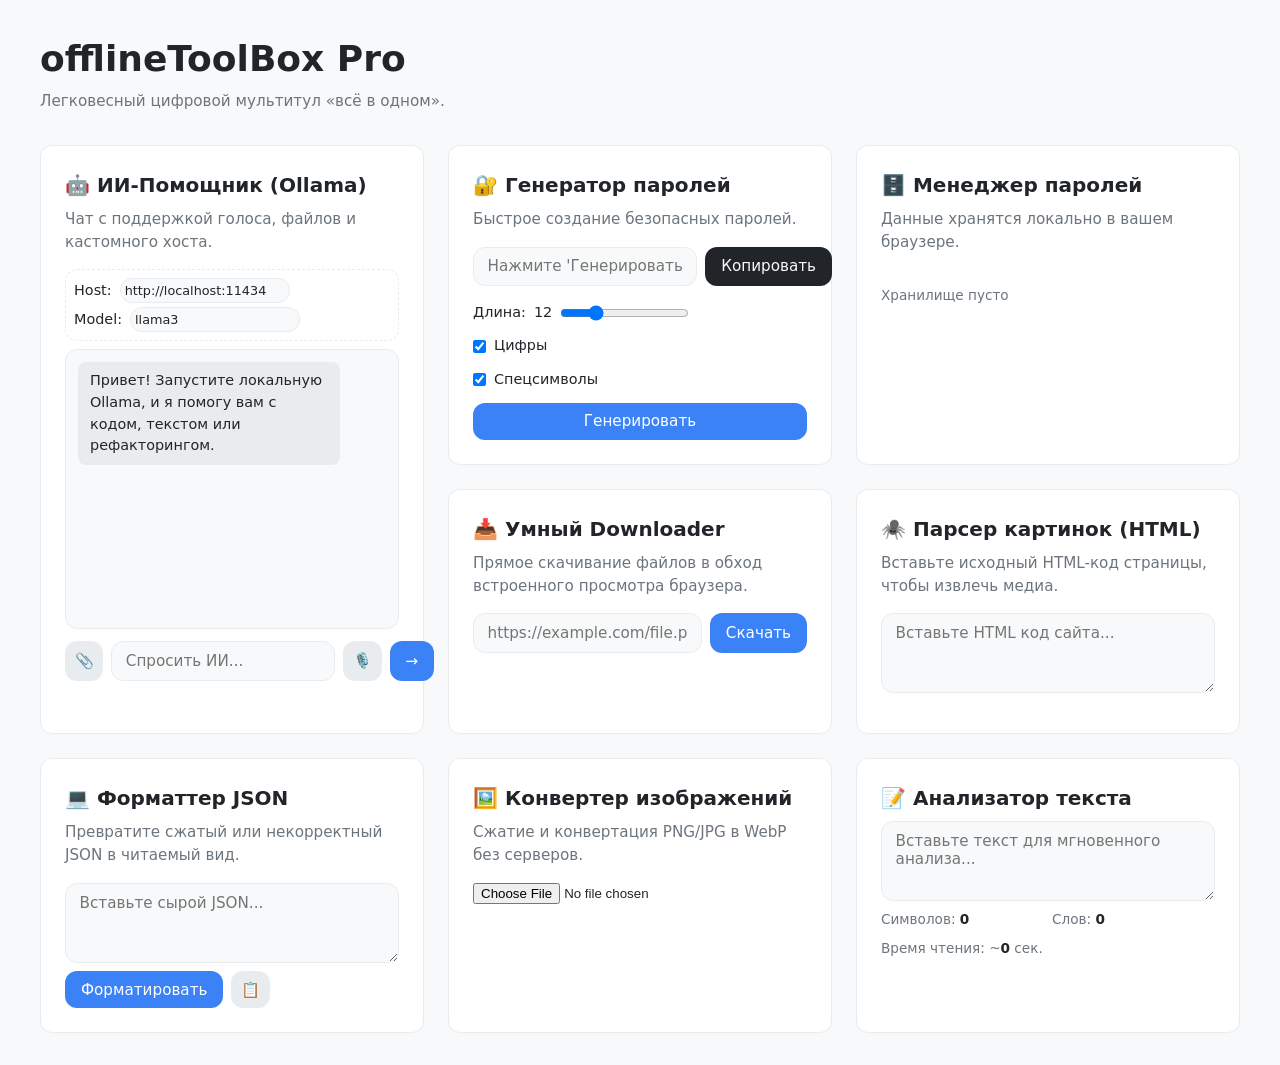
<file: stylesView.html>
<!DOCTYPE html>
<html lang="ru">
<head>
  <meta charset="UTF-8">
  <meta name="viewport" content="width=device-width, initial-scale=1.0">
  <title>offlineToolBox Pro</title>
  <style>
    /* ==========================================================================
       1. СТИЛИ И ПЕРЕМЕННЫЕ (Современный минимализм)
       ========================================================================== */
    :root {
      --bg-color: #f8f9fa;
      --text-color: #212529;
      --text-muted: #6c757d;
      --accent-color: #3b82f6;
      --card-bg: #ffffff;
      --card-border: #e9ecef;
      --radius: 12px;
      --transition: all 0.2s ease-in-out;
      --font-main: system-ui, -apple-system, BlinkMacSystemFont, 'Segoe UI', Roboto, sans-serif;
    }

    @media (prefers-color-scheme: dark) {
      :root {
        --bg-color: #0d1117;
        --text-color: #c9d1d9;
        --text-muted: #8b949e;
        --card-bg: #161b22;
        --card-border: #30363d;
      }
    }

    *, *::before, *::after {
      box-sizing: border-box;
      margin: 0;
      padding: 0;
    }

    body {
      font-family: var(--font-main);
      background-color: var(--bg-color);
      color: var(--text-color);
      line-height: 1.5;
      -webkit-font-smoothing: antialiased;
      padding: 2rem 1rem;
    }

    .container { max-width: 1200px; margin: 0 auto; }
    h1 { font-size: 2.25rem; font-weight: 600; margin-bottom: 0.25rem; }
    .subtitle { color: var(--text-muted); margin-bottom: 2rem; }
    h3 { font-size: 1.25rem; font-weight: 600; margin-bottom: 0.5rem; }
    p { font-size: 0.95rem; color: var(--text-muted); margin-bottom: 1rem; }

    /* Сетка плиток (Инструментов) */
    .tools-grid {
      display: grid;
      grid-template-columns: repeat(auto-fit, minmax(340px, 1fr));
      gap: 1.5rem;
    }

    /* Стиль карточки для каждого инструмента */
    .tool-card {
      background-color: var(--card-bg);
      border: 1px solid var(--card-border);
      border-radius: var(--radius);
      padding: 1.5rem;
      box-shadow: 0 2px 4px rgba(0, 0, 0, 0.01);
      display: flex;
      flex-direction: column;
    }

    /* Формы */
    .form-group { display: flex; flex-direction: column; gap: 0.75rem; margin-top: 1rem; }
    .input-group { display: flex; gap: 0.5rem; width: 100%; }
    .input-group input { flex: 1; }

    input[type="text"], input[type="url"], input[type="number"], textarea, select {
      font-family: inherit;
      font-size: 0.95rem;
      padding: 0.6rem 0.85rem;
      border-radius: var(--radius);
      border: 1px solid var(--card-border);
      background-color: var(--bg-color);
      color: var(--text-color);
      outline: none;
      transition: var(--transition);
    }
    textarea { resize: vertical; min-height: 80px; }
    input:focus, textarea:focus, select:focus {
      border-color: var(--accent-color);
      box-shadow: 0 0 0 3px rgba(59, 130, 246, 0.15);
    }

    label { font-size: 0.9rem; display: flex; align-items: center; gap: 0.5rem; cursor: pointer; }
    button {
      font-family: inherit; font-size: 0.95rem; padding: 0.6rem 1rem;
      border-radius: var(--radius); border: none;
      background-color: var(--text-color); color: var(--bg-color);
      font-weight: 500; cursor: pointer; transition: var(--transition);
      white-space: nowrap; display: inline-flex; align-items: center; justify-content: center; gap: 0.25rem;
    }
    button:hover { opacity: 0.9; transform: translateY(-1px); }
    button:active { transform: translateY(0); }

    .btn-accent { background-color: var(--accent-color); color: #fff; }
    .btn-danger { background-color: #ef4444; color: #fff; padding: 0.25rem 0.5rem; font-size: 0.85rem; }
    .btn-icon { padding: 0.6rem; background-color: var(--card-border); color: var(--text-color); }

    /* Список сохраненных паролей */
    .password-list { list-style: none; margin-top: 1rem; max-height: 150px; overflow-y: auto; }
    .password-item { display: flex; justify-content: space-between; align-items: center; padding: 0.5rem; background-color: var(--bg-color); border-radius: var(--radius); margin-bottom: 0.5rem; }
    
    /* Чат ИИ */
    .chat-box {
      border: 1px solid var(--card-border); border-radius: var(--radius);
      height: 280px; overflow-y: auto; padding: 0.75rem;
      background-color: var(--bg-color); display: flex; flex-direction: column; gap: 0.5rem; margin-bottom: 0.75rem;
    }
    .msg { padding: 0.5rem 0.75rem; border-radius: 8px; max-width: 85%; font-size: 0.9rem; word-break: break-word; }
    .msg.user { background: var(--accent-color); color: white; align-self: flex-end; }
    .msg.ai { background: var(--card-border); color: var(--text-color); align-self: flex-start; }

    .ai-settings {
      font-size: 0.8rem; padding: 0.5rem; border: 1px dashed var(--card-border);
      border-radius: var(--radius); margin-bottom: 0.5rem; display: flex; flex-direction: column; gap: 0.25rem;
    }
    .file-preview { font-size: 0.8rem; color: var(--accent-color); margin-bottom: 0.5rem; display: none; }
    
    /* Скрапер результатов */
    #scraperResults { margin-top: 1rem; max-height: 150px; overflow-y: auto; font-size: 0.85rem; }
  </style>
</head>
<body>

  <div class="container">
    <h1>offlineToolBox Pro</h1>
    <p class="subtitle">Легковесный цифровой мультитул «всё в одном».</p>

    <div class="tools-grid">

      <div class="tool-card" style="grid-row: span 2;">
        <h3>🤖 ИИ-Помощник (Ollama)</h3>
        <p>Чат с поддержкой голоса, файлов и кастомного хоста.</p>
        
        <div class="ai-settings">
          <label>Host: <input type="url" id="aiHost" value="http://localhost:11434" style="padding:0.25rem; font-size:0.8rem;"></label>
          <label>Model: <input type="text" id="aiModel" value="llama3" style="padding:0.25rem; font-size:0.8rem;"></label>
        </div>

        <div class="chat-box" id="chatBox">
          <div class="msg ai">Привет! Запустите локальную Ollama, и я помогу вам с кодом, текстом или рефакторингом.</div>
        </div>
        
        <div class="file-preview" id="filePreview">📎 Изображение прикреплено</div>

        <div class="input-group">
          <input type="file" id="aiFile" accept="image/*" style="display:none;" onchange="handleFileSelect()">
          <button class="btn-icon" onclick="document.getElementById('aiFile').click()" title="Прикрепить картинку (Vision)">📎</button>
          
          <input type="text" id="chatInput" placeholder="Спросить ИИ..." onkeydown="if(event.key==='Enter') sendToAI()">
          
          <button class="btn-icon" id="micBtn" onclick="toggleVoice()" title="Голосовой ввод">🎙️</button>
          <button class="btn-accent" onclick="sendToAI()">→</button>
        </div>
      </div>

      <div class="tool-card">
        <h3>🔐 Генератор паролей</h3>
        <p>Быстрое создание безопасных паролей.</p>
        <div class="input-group">
          <input type="text" id="resultPass" readonly placeholder="Нажмите 'Генерировать'">
          <button onclick="copyText('resultPass')">Копировать</button>
        </div>
        <div class="form-group">
          <label>Длина: <span id="lenVal">12</span>
            <input type="range" id="passLength" min="6" max="30" value="12" oninput="document.getElementById('lenVal').innerText=this.value">
          </label>
          <label><input type="checkbox" id="passNum" checked> Цифры</label>
          <label><input type="checkbox" id="passSym" checked> Спецсимволы</label>
          <button class="btn-accent" onclick="generatePassword()">Генерировать</button>
        </div>
        <div class="form-group" id="saveSection" style="display: none; border-top: 1px solid var(--card-border); padding-top: 0.5rem;">
          <div class="input-group">
            <input type="text" id="passTitle" placeholder="Ярлык (например, GitHub)">
            <button onclick="savePassword()">В менеджер</button>
          </div>
        </div>
      </div>

      <div class="tool-card">
        <h3>🗄️ Менеджер паролей</h3>
        <p>Данные хранятся локально в вашем браузере.</p>
        <ul class="password-list" id="passList"></ul>
      </div>

      <div class="tool-card">
        <h3>📥 Умный Downloader</h3>
        <p>Прямое скачивание файлов в обход встроенного просмотра браузера.</p>
        <div class="input-group">
          <input type="url" id="downloadUrl" placeholder="https://example.com/file.pdf">
          <button class="btn-accent" onclick="smartDownload()">Скачать</button>
        </div>
      </div>

      <div class="tool-card">
        <h3>🕷️ Парсер картинок (HTML)</h3>
        <p>Вставьте исходный HTML-код страницы, чтобы извлечь медиа.</p>
        <textarea id="htmlInput" placeholder="Вставьте HTML код сайта..." oninput="scrapeImages(this.value)"></textarea>
        <div id="scraperResults"></div>
      </div>

      <div class="tool-card">
        <h3>💻 Форматтер JSON</h3>
        <p>Превратите сжатый или некорректный JSON в читаемый вид.</p>
        <textarea id="jsonInput" placeholder="Вставьте сырой JSON..."></textarea>
        <div class="input-group" style="margin-top: 0.5rem;">
          <button class="btn-accent" onclick="formatJSON()">Форматировать</button>
          <button class="btn-icon" onclick="copyText('jsonInput')">📋</button>
        </div>
      </div>

      <div class="tool-card">
        <h3>🖼️ Конвертер изображений</h3>
        <p>Сжатие и конвертация PNG/JPG в WebP без серверов.</p>
        <input type="file" id="imageInput" accept="image/*" onchange="convertToWebP(this)">
        <div id="downloadArea" style="margin-top:1rem; display:none;">
          <button class="btn-accent" id="webpDownloadBtn">Скачать .webp</button>
        </div>
      </div>

      <div class="tool-card">
        <h3>📝 Анализатор текста</h3>
        <textarea id="textAnalyzer" placeholder="Вставьте текст для мгновенного анализа..." oninput="analyzeText(this.value)"></textarea>
        <div style="display:grid; grid-template-columns: 1fr 1fr; gap:0.5rem; margin-top:0.5rem; font-size:0.85rem; color:var(--text-muted);">
          <div>Символов: <strong id="charCount" style="color:var(--text-color)">0</strong></div>
          <div>Слов: <strong id="wordCount" style="color:var(--text-color)">0</strong></div>
          <div style="grid-column: span 2;">Время чтения: ~<strong id="readTime" style="color:var(--text-color)">0</strong> сек.</div>
        </div>
      </div>

    </div>
  </div>

  <script>
    // --- 1. ГЕНЕРАТОР И МЕНЕДЖЕР ПАРОЛЕЙ ---
    let passwords = JSON.parse(localStorage.getItem('pro_multitool_pass')) || [];
    function generatePassword() {
      const length = document.getElementById('passLength').value;
      let charset = "abcdefghijklmnopqrstuvwxyzABCDEFGHIJKLMNOPQRSTUVWXYZ";
      if (document.getElementById('passNum').checked) charset += "0123456789";
      if (document.getElementById('passSym').checked) charset += "!@#$%^&*()_+~}{[]:;?><,./-=";
      let password = "";
      for (let i = 0; i < length; i++) password += charset.charAt(Math.floor(Math.random() * charset.length));
      document.getElementById('resultPass').value = password;
      document.getElementById('saveSection').style.display = 'block';
    }
    function copyText(id) {
      const el = document.getElementById(id);
      if (!el.value) return;
      navigator.clipboard.writeText(el.value);
      alert("Скопировано в буфер обмена!");
    }
    function renderPasswords() {
      const list = document.getElementById('passList');
      list.innerHTML = passwords.length === 0 ? '<p style="font-size:0.85rem;">Хранилище пусто</p>' : '';
      passwords.forEach((p, idx) => {
        const li = document.createElement('li');
        li.className = 'password-item';
        li.innerHTML = `<div><strong style="font-size:0.85rem;display:block;">${p.name}</strong><code style="font-size:0.8rem;color:var(--text-muted);">${p.val}</code></div>
                        <button class="btn-danger" onclick="deletePassword(${idx})">🗑️</button>`;
        list.appendChild(li);
      });
    }
    function savePassword() {
      const name = document.getElementById('passTitle').value;
      const val = document.getElementById('resultPass').value;
      if (!name || !val) return alert("Заполните поля!");
      passwords.push({ name, val });
      localStorage.setItem('pro_multitool_pass', JSON.stringify(passwords));
      document.getElementById('passTitle').value = '';
      renderPasswords();
    }
    function deletePassword(idx) {
      passwords.splice(idx, 1);
      localStorage.setItem('pro_multitool_pass', JSON.stringify(passwords));
      renderPasswords();
    }

    // --- 2. ГОЛОСОВОЙ ВВОД (STT) ---
    let recognition;
    let isRecording = false;
    if ('webkitSpeechRecognition' in window || 'SpeechRecognition' in window) {
      const SpeechRecognition = window.SpeechRecognition || window.webkitSpeechRecognition;
      recognition = new SpeechRecognition();
      recognition.lang = 'ru-RU';
      recognition.interimResults = false;
      recognition.onresult = (e) => { document.getElementById('chatInput').value += e.results[0][0].transcript; };
      recognition.onend = () => { isRecording = false; document.getElementById('micBtn').style.background = ''; };
    }
    function toggleVoice() {
      if (!recognition) return alert("Голосовой ввод не поддерживается вашим браузером.");
      if (isRecording) { recognition.stop(); } 
      else { isRecording = true; document.getElementById('micBtn').style.background = '#ef4444'; recognition.start(); }
    }

    // --- 3. ИИ-ЧАТ (OLLAMA API С ПОДДЕРЖКОЙ VISION) ---
    let attachedBase64Image = null;
    function handleFileSelect() {
      const file = document.getElementById('aiFile').files[0];
      if (!file) return;
      const reader = new FileReader();
      reader.onload = function(e) {
        attachedBase64Image = e.target.result.split(',')[1];
        document.getElementById('filePreview').style.display = 'block';
      }
      reader.readAsDataURL(file);
    }
    async function sendToAI() {
      const host = document.getElementById('aiHost').value.trim();
      const model = document.getElementById('aiModel').value.trim();
      const input = document.getElementById('chatInput');
      const text = input.value.trim();
      if (!text && !attachedBase64Image) return;

      const chatBox = document.getElementById('chatBox');
      chatBox.innerHTML += `<div class="msg user">${text} ${attachedBase64Image ? '[🖼️ Изображение]' : ''}</div>`;
      input.value = '';
      document.getElementById('filePreview').style.display = 'none';

      const aiMsgDiv = document.createElement('div');
      aiMsgDiv.className = 'msg ai';
      aiMsgDiv.innerText = 'Нейросеть думает...';
      chatBox.appendChild(aiMsgDiv);
      chatBox.scrollTop = chatBox.scrollHeight;

      const payload = { model: model, prompt: text, stream: false };
      if (attachedBase64Image) {
        payload.images = [attachedBase64Image];
        attachedBase64Image = null;
        document.getElementById('aiFile').value = '';
      }

      try {
        const response = await fetch(`${host}/api/generate`, {
          method: 'POST',
          headers: { 'Content-Type': 'application/json' },
          body: JSON.stringify(payload)
        });
        const data = await response.json();
        aiMsgDiv.innerText = data.response;
      } catch (err) {
        aiMsgDiv.innerText = `Ошибка. Убедитесь, что Ollama запущена на ${host}, настроены CORS (OLLAMA_ORIGINS="*") и скачана модель '${model}'.`;
      }
      chatBox.scrollTop = chatBox.scrollHeight;
    }

    // --- 4. УМНЫЙ ЗАГРУЗЧИК (BLOB DOWNLOAD) ---
    async function smartDownload() {
      const url = document.getElementById('downloadUrl').value.trim();
      if (!url) return alert("Введите ссылку!");
      try {
        const response = await fetch(url);
        const blob = await response.blob();
        const blobUrl = URL.createObjectURL(blob);
        const a = document.createElement('a');
        a.href = blobUrl;
        a.download = url.split('/').pop() || 'file';
        a.click();
        URL.revokeObjectURL(blobUrl);
      } catch (err) {
        alert("Браузер заблокировал прямую загрузку из-за CORS ограничений целевого сайта.");
      }
    }

    // --- 5. КЛИЕНТСКИЙ HTML СКРАПЕР ---
    function scrapeImages(htmlContent) {
      const resultsDiv = document.getElementById('scraperResults');
      resultsDiv.innerHTML = '';
      const parser = new DOMParser();
      const doc = parser.parseFromString(htmlContent, 'text/html');
      const images = doc.querySelectorAll('img');
      if (images.length === 0) { resultsDiv.innerHTML = '<span style="color:var(--text-muted);">Изображений не найдено</span>'; return; }
      
      resultsDiv.innerHTML = `<p style="color:var(--accent-color); margin-bottom:0.5rem;">Найдено изображений: ${images.length}</p>`;
      images.forEach((img) => {
        const src = img.getAttribute('src');
        if (!src) return;
        const item = document.createElement('div');
        item.style = 'display:flex; justify-content:space-between; align-items:center; margin-bottom:0.25rem; background:var(--bg-color); padding:0.25rem; border-radius:4px;';
        item.innerHTML = `<span style="overflow:hidden; text-overflow:ellipsis; white-space:nowrap; max-width:220px; font-size:0.8rem;">${src}</span>
                          <a href="${src}" target="_blank" style="font-size:0.8rem; color:var(--accent-color);">Открыть ↗</a>`;
        resultsDiv.appendChild(item);
      });
    }

    // --- 6. JSON ФОРМАТТЕР ---
    function formatJSON() {
      const area = document.getElementById('jsonInput');
      try {
        if (!area.value.trim()) return;
        area.value = JSON.stringify(JSON.parse(area.value), null, 2);
      } catch (e) { alert("Неверный синтаксис JSON!"); }
    }

    // --- 7. КОНВЕРТЕР В WEBP ---
    function convertToWebP(input) {
      const file = input.files[0];
      if (!file) return;
      const reader = new FileReader();
      reader.onload = function(event) {
        const img = new Image();
        img.onload = function() {
          const canvas = document.createElement('canvas');
          canvas.width = img.width; canvas.height = img.height;
          const ctx = canvas.getContext('2d');
          ctx.drawImage(img, 0, 0);
          canvas.toBlob(function(blob) {
            const url = URL.createObjectURL(blob);
            const btn = document.getElementById('webpDownloadBtn');
            document.getElementById('downloadArea').style.display = 'block';
            btn.onclick = function() {
              const a = document.createElement('a');
              a.href = url; a.download = file.name.split('.')[0] + '.webp'; a.click();
            };
          }, 'image/webp', 0.85);
        };
        img.src = event.target.result;
      };
      reader.readAsDataURL(file);
    }

    // --- 8. АНАЛИЗАТОР ТЕКСТА ---
    function analyzeText(val) {
      document.getElementById('charCount').innerText = val.length;
      const words = val.trim() === '' ? 0 : val.trim().split(/\s+/).length;
      document.getElementById('wordCount').innerText = words;
      document.getElementById('readTime').innerText = Math.ceil((words / 140) * 60);
    }

    // Старт
    renderPasswords();
  </script>
</body>
</html>
</file>
